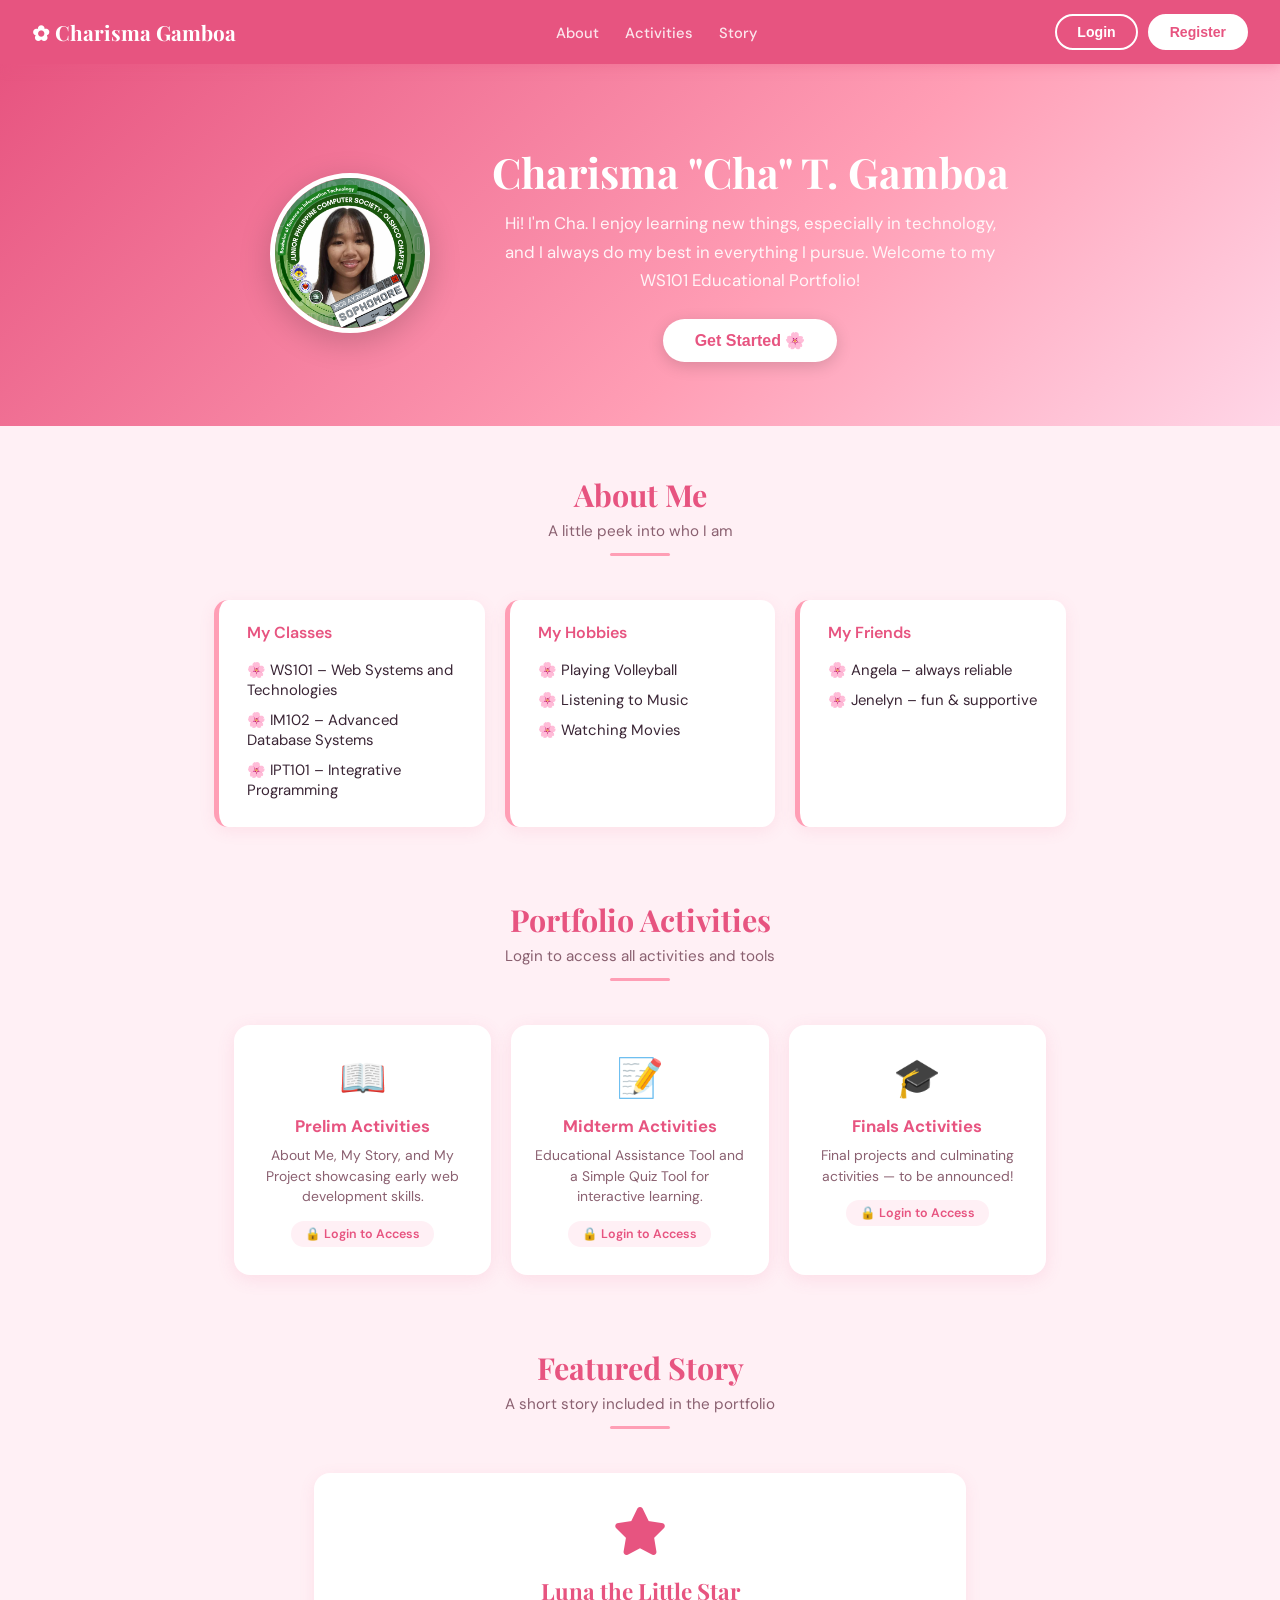
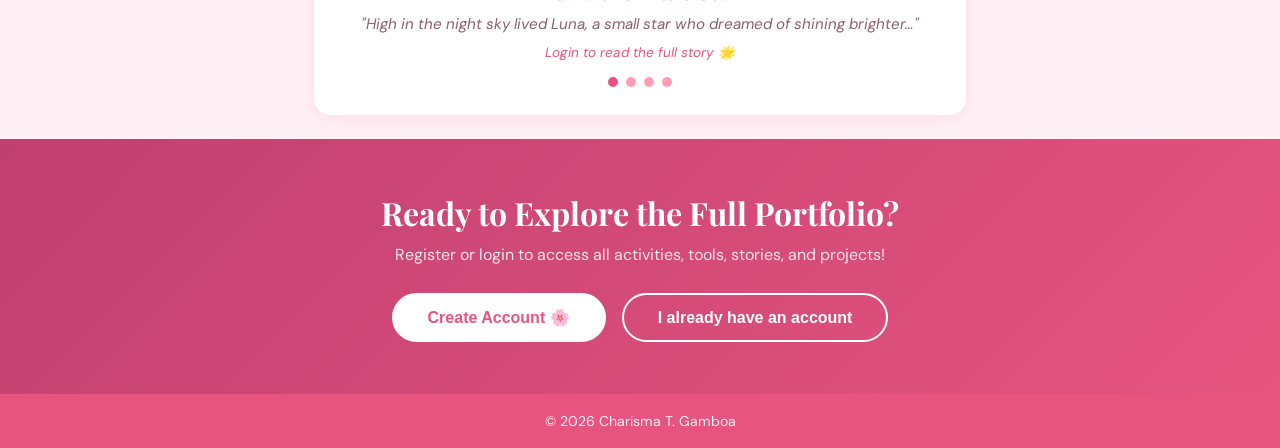
<file: index.html>
<!DOCTYPE html>
<html lang="en">
<head>
  <meta charset="UTF-8">
  <title>Portfolio | Charisma Gamboa</title>
  <meta name="viewport" content="width=device-width, initial-scale=1.0">
  <link rel="stylesheet" href="https://cdnjs.cloudflare.com/ajax/libs/font-awesome/6.4.0/css/all.min.css">
  <link href="https://fonts.googleapis.com/css2?family=Playfair+Display:ital,wght@0,400;0,700;1,400&family=DM+Sans:wght@300;400;500&display=swap" rel="stylesheet">
  <style>
    *,*::before,*::after{box-sizing:border-box;margin:0;padding:0}
    :root{--pink:#e75480;--pink-light:#ff9eb5;--pink-pale:#fff0f5;--pink-deep:#c04070;--white:#ffffff;--text:#3a2535;--muted:#8a6070}
    html{scroll-behavior:smooth}
    body{font-family:'DM Sans',sans-serif;background:var(--pink-pale);color:var(--text)}
    .topnav{position:sticky;top:0;z-index:100;background:var(--pink);display:flex;align-items:center;justify-content:space-between;padding:14px 32px;box-shadow:0 2px 12px rgba(231,84,128,.35)}
    .topnav .brand{font-family:'Playfair Display',serif;font-size:1.3rem;color:#fff;font-weight:700}
    .topnav .nav-links a{color:rgba(255,255,255,.85);text-decoration:none;margin-left:22px;font-size:.92rem;font-weight:500;transition:color .2s}
    .topnav .nav-links a:hover{color:#fff}
    .auth-btns{display:flex;gap:10px}
    .auth-btns button{padding:8px 20px;border-radius:20px;font-size:.88rem;font-weight:600;cursor:pointer;border:2px solid #fff;transition:all .2s}
    .btn-login{background:transparent;color:#fff}
    .btn-login:hover{background:#fff;color:var(--pink)}
    .btn-register{background:#fff;color:var(--pink)}
    .btn-register:hover{background:var(--pink-deep);color:#fff;border-color:var(--pink-deep)}
    .hero{background:linear-gradient(135deg,var(--pink) 0%,var(--pink-light) 60%,#ffd6e7 100%);padding:80px 32px 64px;display:flex;align-items:center;justify-content:center;gap:60px;flex-wrap:wrap;text-align:center;position:relative;overflow:hidden}
    .hero-photo{width:160px;height:160px;border-radius:50%;object-fit:cover;border:5px solid #fff;box-shadow:0 8px 32px rgba(0,0,0,.18);position:relative;z-index:1}
    .hero-text{position:relative;z-index:1;max-width:520px}
    .hero-text h1{font-family:'Playfair Display',serif;font-size:2.6rem;color:#fff;margin-bottom:10px}
    .hero-text p{font-size:1.05rem;color:rgba(255,255,255,.9);line-height:1.7;margin-bottom:24px}
    .hero-cta{display:inline-block;padding:12px 32px;background:#fff;color:var(--pink);border-radius:30px;font-weight:700;font-size:1rem;text-decoration:none;cursor:pointer;border:none;box-shadow:0 4px 16px rgba(0,0,0,.15);transition:transform .2s,box-shadow .2s}
    .hero-cta:hover{transform:translateY(-2px);box-shadow:0 8px 24px rgba(0,0,0,.2)}
    .section-label{text-align:center;padding:48px 20px 8px}
    .section-label h2{font-family:'Playfair Display',serif;font-size:1.9rem;color:var(--pink)}
    .section-label p{color:var(--muted);margin-top:6px;font-size:.95rem}
    .divider{width:60px;height:3px;background:var(--pink-light);border-radius:4px;margin:12px auto 36px}
    .about-grid{display:flex;flex-wrap:wrap;gap:20px;max-width:900px;margin:0 auto 24px;padding:0 24px;justify-content:center}
    .info-card{background:#fff;border-radius:14px;padding:22px 28px;flex:1 1 250px;max-width:340px;border-left:5px solid var(--pink-light);box-shadow:0 4px 16px rgba(231,84,128,.10)}
    .info-card h3{color:var(--pink);margin-bottom:12px;font-size:1rem;font-weight:600}
    .info-card ul{list-style:none}
    .info-card ul li{padding:5px 0;font-size:.93rem;color:var(--text)}
    .info-card ul li::before{content:'🌸 '}
    .cards-row{display:flex;flex-wrap:wrap;gap:20px;max-width:860px;margin:0 auto 24px;padding:0 24px;justify-content:center}
    .act-card{background:#fff;border-radius:16px;padding:28px 24px;flex:1 1 220px;max-width:260px;text-align:center;box-shadow:0 4px 18px rgba(231,84,128,.12);transition:transform .25s,box-shadow .25s}
    .act-card:hover{transform:translateY(-4px);box-shadow:0 10px 28px rgba(231,84,128,.2)}
    .act-card .act-icon{font-size:2.4rem;margin-bottom:12px}
    .act-card h3{color:var(--pink);font-size:1.05rem;margin-bottom:8px}
    .act-card p{font-size:.87rem;color:var(--muted);line-height:1.5}
    .act-card .lock-badge{display:inline-block;margin-top:14px;padding:5px 14px;border-radius:20px;font-size:.78rem;font-weight:600;background:var(--pink-pale);color:var(--pink)}
    .story-preview-wrap{max-width:700px;margin:0 auto 24px;padding:0 24px}
    .story-strip{background:#fff;border-radius:16px;padding:28px 32px;box-shadow:0 4px 16px rgba(231,84,128,.1);text-align:center}
    .story-strip .story-icon{font-size:3rem;color:var(--pink);margin-bottom:12px}
    .story-strip h3{font-family:'Playfair Display',serif;font-size:1.4rem;color:var(--pink);margin-bottom:8px}
    .story-strip p{color:var(--muted);font-size:.95rem;font-style:italic}
    .story-dots{display:flex;justify-content:center;gap:8px;margin-top:16px}
    .story-dots span{width:10px;height:10px;border-radius:50%;background:var(--pink-light);display:inline-block}
    .story-dots span:first-child{background:var(--pink)}
    .cta-banner{background:linear-gradient(135deg,var(--pink-deep),var(--pink));padding:52px 24px;text-align:center;margin-top:16px}
    .cta-banner h2{font-family:'Playfair Display',serif;font-size:2rem;color:#fff;margin-bottom:10px}
    .cta-banner p{color:rgba(255,255,255,.85);margin-bottom:28px;font-size:1rem}
    .cta-btns{display:flex;gap:16px;justify-content:center;flex-wrap:wrap}
    .cta-btns button{padding:13px 34px;border-radius:30px;font-size:1rem;font-weight:700;cursor:pointer;transition:all .2s;border:2px solid #fff}
    .cta-primary{background:#fff;color:var(--pink)}
    .cta-primary:hover{background:var(--pink-pale)}
    .cta-secondary{background:transparent;color:#fff}
    .cta-secondary:hover{background:rgba(255,255,255,.15)}
    footer{background:var(--pink);color:rgba(255,255,255,.9);text-align:center;padding:18px;font-size:.88rem}
    /* MODAL */
    .modal-overlay{display:none;position:fixed;inset:0;z-index:200;background:rgba(58,37,53,.55);backdrop-filter:blur(4px);align-items:center;justify-content:center}
    .modal-overlay.active{display:flex}
    .modal-box{background:#fff;border-radius:20px;padding:36px 32px;width:100%;max-width:420px;box-shadow:0 20px 60px rgba(0,0,0,.25);border-top:6px solid var(--pink-light);position:relative;animation:popIn .3s ease}
    @keyframes popIn{from{transform:scale(.92) translateY(20px);opacity:0}to{transform:scale(1) translateY(0);opacity:1}}
    .modal-close{position:absolute;top:14px;right:18px;font-size:1.4rem;color:var(--muted);cursor:pointer;background:none;border:none;line-height:1}
    .modal-close:hover{color:var(--pink)}
    .modal-tabs{display:flex;margin-bottom:28px;border-radius:10px;overflow:hidden;border:2px solid var(--pink-light)}
    .modal-tab{flex:1;padding:10px;text-align:center;cursor:pointer;font-weight:600;font-size:.93rem;background:#fff;color:var(--muted);border:none;transition:all .2s}
    .modal-tab.active{background:var(--pink);color:#fff}
    .modal-form{display:none}
    .modal-form.active{display:block}
    .modal-form h2{font-family:'Playfair Display',serif;text-align:center;color:var(--pink);font-size:1.5rem;margin-bottom:20px}
    .modal-form label{display:block;font-weight:500;margin-top:14px;font-size:.9rem;color:var(--text)}
    .modal-form input{width:100%;padding:11px 14px;margin-top:6px;border:2px solid #ffccd9;border-radius:10px;font-size:.95rem;outline:none;transition:border-color .2s;font-family:inherit}
    .modal-form input:focus{border-color:var(--pink)}
    .modal-form .submit-btn{width:100%;margin-top:22px;padding:13px;background:var(--pink);color:#fff;border:none;border-radius:25px;font-size:1rem;font-weight:700;cursor:pointer;transition:background .2s;font-family:inherit}
    .modal-form .submit-btn:hover{background:var(--pink-deep)}
    .modal-form .switch-link{text-align:center;margin-top:14px;font-size:.87rem;color:var(--muted)}
    .modal-form .switch-link a{color:var(--pink);font-weight:600;cursor:pointer}
    #otpSection{display:none}
    #otpSection h2{font-family:'Playfair Display',serif;color:var(--pink);font-size:1.4rem;text-align:center;margin-bottom:8px}
    #otpSection p{text-align:center;color:var(--muted);font-size:.9rem;margin-bottom:16px}
    #otpMessage{background:#fff0f5;border:2px dashed var(--pink-light);border-radius:10px;padding:12px;text-align:center;font-weight:700;color:var(--pink);margin-bottom:16px;font-size:1.1rem}
    .google-divider{display:flex;align-items:center;gap:10px;margin:18px 0}
    .google-divider hr{flex:1;border:none;border-top:1px solid #f0c0ce}
    .google-divider span{color:var(--muted);font-size:.82rem}
    .google-btn{width:100%;padding:11px;border-radius:25px;border:2px solid #ddd;background:#fff;font-size:.93rem;font-weight:600;cursor:pointer;display:flex;align-items:center;justify-content:center;gap:10px;color:#555;transition:background .2s;font-family:inherit}
    .google-btn:hover{background:#f9f9f9}
    .otp-input{width:100%;padding:11px 14px;margin-top:6px;border:2px solid #ffccd9;border-radius:10px;font-size:.95rem;outline:none;transition:border-color .2s;font-family:inherit}
    .otp-input:focus{border-color:var(--pink)}
    .otp-submit{width:100%;margin-top:22px;padding:13px;background:var(--pink);color:#fff;border:none;border-radius:25px;font-size:1rem;font-weight:700;cursor:pointer;transition:background .2s;font-family:inherit}
    .otp-submit:hover{background:var(--pink-deep)}
  </style>
</head>
<body>

<nav class="topnav">
  <div class="brand">✿ Charisma Gamboa</div>
  <div class="nav-links">
    <a href="#about-preview">About</a>
    <a href="#activities-preview">Activities</a>
    <a href="#story-preview">Story</a>
  </div>
  <div class="auth-btns">
    <button class="btn-login" onclick="openModal('login')">Login</button>
    <button class="btn-register" onclick="openModal('register')">Register</button>
  </div>
</nav>

<section class="hero">
  <img src="myphoto.jpg" alt="Charisma Gamboa" class="hero-photo" onerror="this.style.display='none'">
  <div class="hero-text">
    <h1>Charisma "Cha" T. Gamboa</h1>
    <p>Hi! I'm Cha. I enjoy learning new things, especially in technology, and I always do my best in everything I pursue. Welcome to my WS101 Educational Portfolio!</p>
    <button class="hero-cta" onclick="openModal('register')">Get Started 🌸</button>
  </div>
</section>

<div id="about-preview">
  <div class="section-label">
    <h2>About Me</h2>
    <p>A little peek into who I am</p>
    <div class="divider"></div>
  </div>
  <div class="about-grid">
    <div class="info-card">
      <h3>My Classes</h3>
      <ul>
        <li>WS101 – Web Systems and Technologies</li>
        <li>IM102 – Advanced Database Systems</li>
        <li>IPT101 – Integrative Programming</li>
      </ul>
    </div>
    <div class="info-card">
      <h3>My Hobbies</h3>
      <ul>
        <li>Playing Volleyball</li>
        <li>Listening to Music</li>
        <li>Watching Movies</li>
      </ul>
    </div>
    <div class="info-card">
      <h3>My Friends</h3>
      <ul>
        <li>Angela – always reliable</li>
        <li>Jenelyn – fun &amp; supportive</li>
      </ul>
    </div>
  </div>
</div>

<div id="activities-preview">
  <div class="section-label">
    <h2>Portfolio Activities</h2>
    <p>Login to access all activities and tools</p>
    <div class="divider"></div>
  </div>
  <div class="cards-row">
    <div class="act-card">
      <div class="act-icon">📖</div>
      <h3>Prelim Activities</h3>
      <p>About Me, My Story, and My Project showcasing early web development skills.</p>
      <span class="lock-badge">🔒 Login to Access</span>
    </div>
    <div class="act-card">
      <div class="act-icon">📝</div>
      <h3>Midterm Activities</h3>
      <p>Educational Assistance Tool and a Simple Quiz Tool for interactive learning.</p>
      <span class="lock-badge">🔒 Login to Access</span>
    </div>
    <div class="act-card">
      <div class="act-icon">🎓</div>
      <h3>Finals Activities</h3>
      <p>Final projects and culminating activities — to be announced!</p>
      <span class="lock-badge">🔒 Login to Access</span>
    </div>
  </div>
</div>

<div id="story-preview">
  <div class="section-label">
    <h2>Featured Story</h2>
    <p>A short story included in the portfolio</p>
    <div class="divider"></div>
  </div>
  <div class="story-preview-wrap">
    <div class="story-strip">
      <div class="story-icon"><i class="fas fa-star"></i></div>
      <h3>Luna the Little Star</h3>
      <p>"High in the night sky lived Luna, a small star who dreamed of shining brighter…"</p>
      <p style="margin-top:10px;color:var(--pink);font-size:.85rem;">Login to read the full story 🌟</p>
      <div class="story-dots">
        <span></span><span></span><span></span><span></span>
      </div>
    </div>
  </div>
</div>

<div class="cta-banner">
  <h2>Ready to Explore the Full Portfolio?</h2>
  <p>Register or login to access all activities, tools, stories, and projects!</p>
  <div class="cta-btns">
    <button class="cta-primary" onclick="openModal('register')">Create Account 🌸</button>
    <button class="cta-secondary" onclick="openModal('login')">I already have an account</button>
  </div>
</div>

<footer>© 2026 Charisma T. Gamboa</footer>

<!-- MODAL -->
<div class="modal-overlay" id="modalOverlay" onclick="closeIfOutside(event)">
  <div class="modal-box" id="modalBox">
    <button class="modal-close" onclick="closeModal()">✕</button>

    <div id="authForms">
      <div class="modal-tabs">
        <button class="modal-tab active" id="tabLogin" onclick="switchTab('login')">Login</button>
        <button class="modal-tab" id="tabRegister" onclick="switchTab('register')">Register</button>
      </div>

      <div class="modal-form active" id="formLogin">
        <h2>Welcome Back 💕</h2>
        <label>Username</label>
        <input type="text" id="loginUsername" placeholder="Enter your username">
        <label>Password</label>
        <input type="password" id="loginPassword" placeholder="Enter your password">
        <button class="submit-btn" onclick="checkLogin()">Login</button>
        <div class="google-divider"><hr><span>or</span><hr></div>
        <button class="google-btn" onclick="googleLogin()">
          <svg width="18" height="18" viewBox="0 0 48 48"><path fill="#EA4335" d="M24 9.5c3.54 0 6.71 1.22 9.21 3.6l6.85-6.85C35.9 2.38 30.47 0 24 0 14.62 0 6.51 5.38 2.56 13.22l7.98 6.19C12.43 13.72 17.74 9.5 24 9.5z"/><path fill="#4285F4" d="M46.98 24.55c0-1.57-.15-3.09-.38-4.55H24v9.02h12.94c-.58 2.96-2.26 5.48-4.78 7.18l7.73 6c4.51-4.18 7.09-10.36 7.09-17.65z"/><path fill="#FBBC05" d="M10.53 28.59c-.48-1.45-.76-2.99-.76-4.59s.27-3.14.76-4.59l-7.98-6.19C.92 16.46 0 20.12 0 24c0 3.88.92 7.54 2.56 10.78l7.97-6.19z"/><path fill="#34A853" d="M24 48c6.48 0 11.93-2.13 15.89-5.81l-7.73-6c-2.18 1.48-4.97 2.36-8.16 2.36-6.26 0-11.57-4.22-13.47-9.91l-7.98 6.19C6.51 42.62 14.62 48 24 48z"/></svg>
          Sign in with Google
        </button>
        <p class="switch-link">Don't have an account? <a onclick="switchTab('register')">Register here</a></p>
      </div>

      <div class="modal-form" id="formRegister">
        <h2>Create Account 💖</h2>
        <label>Email</label>
        <input type="email" id="regEmail" placeholder="your@email.com">
        <label>Username</label>
        <input type="text" id="regUsername" placeholder="Choose a username">
        <label>Password</label>
        <input type="password" id="regPassword" placeholder="Choose a password">
        <button class="submit-btn" onclick="saveUser()">Register</button>
        <p class="switch-link">Already have an account? <a onclick="switchTab('login')">Login here</a></p>
      </div>
    </div>

    <div id="otpSection">
      <h2>Verify OTP 🔑</h2>
      <p>Enter the one-time password shown below</p>
      <div id="otpMessage"></div>
      <label style="display:block;font-weight:500;margin-top:14px;font-size:.9rem;">One-Time Password</label>
      <input type="text" class="otp-input" id="otpInput" placeholder="Enter 6-digit OTP">
      <button class="otp-submit" onclick="verifyOtp()">Verify &amp; Enter</button>
    </div>
  </div>
</div>

<script>
  let currentOtp = "";

  function openModal(tab) {
    document.getElementById('modalOverlay').classList.add('active');
    document.getElementById('authForms').style.display = '';
    document.getElementById('otpSection').style.display = 'none';
    switchTab(tab);
  }

  function closeModal() {
    document.getElementById('modalOverlay').classList.remove('active');
  }

  function closeIfOutside(e) {
    if (e.target === document.getElementById('modalOverlay')) closeModal();
  }

  function switchTab(tab) {
    document.getElementById('formLogin').classList.toggle('active', tab === 'login');
    document.getElementById('formRegister').classList.toggle('active', tab === 'register');
    document.getElementById('tabLogin').classList.toggle('active', tab === 'login');
    document.getElementById('tabRegister').classList.toggle('active', tab === 'register');
  }

  function saveUser() {
    var email = document.getElementById('regEmail').value.trim();
    var username = document.getElementById('regUsername').value.trim();
    var password = document.getElementById('regPassword').value.trim();
    if (!email || !username || !password) { alert('Please fill in all fields.'); return; }
    localStorage.setItem('registeredEmail', email);
    localStorage.setItem('registeredUsername', username);
    localStorage.setItem('registeredPassword', password);
    alert('Registration successful! You can now login.');
    switchTab('login');
  }

  function checkLogin() {
    var username = document.getElementById('loginUsername').value.trim();
    var password = document.getElementById('loginPassword').value.trim();
    var regUser = localStorage.getItem('registeredUsername');
    var regPass = localStorage.getItem('registeredPassword');
    if (username === regUser && password === regPass) {
      showOtp('Your OTP code is: ');
    } else {
      alert('Invalid username or password. Please try again.');
    }
  }

  function googleLogin() {
    showOtp('Google sign-in OTP: ');
  }

  function showOtp(prefix) {
    currentOtp = Math.floor(100000 + Math.random() * 900000).toString();
    document.getElementById('authForms').style.display = 'none';
    document.getElementById('otpSection').style.display = 'block';
    document.getElementById('otpMessage').innerText = prefix + currentOtp;
    document.getElementById('otpInput').value = '';
  }

  function verifyOtp() {
    var entered = document.getElementById('otpInput').value.trim();
    if (entered === currentOtp) {
      alert('Login successful! Welcome, Cha!');
      window.location.href = 'home.html';
    } else {
      alert('Invalid OTP. Please try again.');
    }
  }
</script>

</body>
</html>
</file>
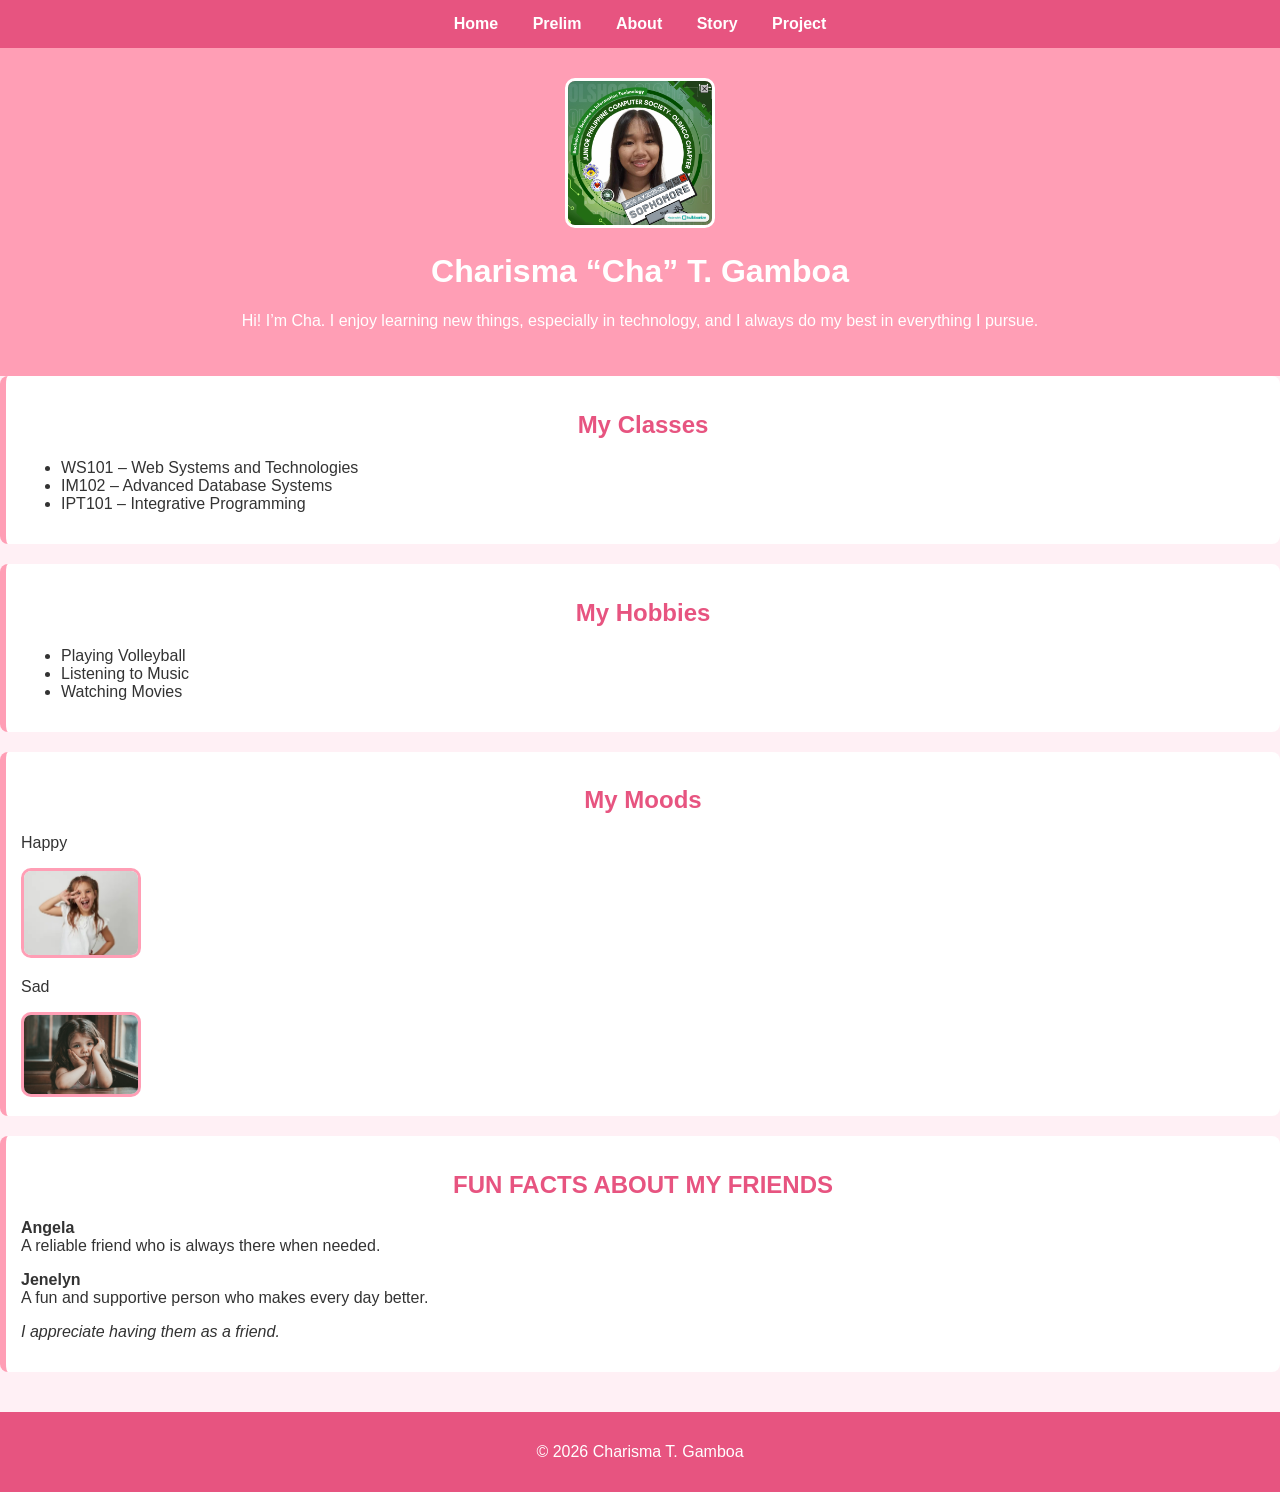
<file: about.html>
<!DOCTYPE html>
<html lang="en">
<head>
  <meta charset="UTF-8">
  <title>About Me | Charisma Gamboa</title>
  <meta name="viewport" content="width=device-width, initial-scale=1.0">
  <link rel="stylesheet" href="style.css">
</head>

<body>

<nav>
  <a href="home.html">Home</a>
  <a href="prelim.html">Prelim</a>
  <a href="about.html">About</a>
  <a href="story.html">Story</a>
  <a href="project.html">Project</a>
</nav>

<header>
  <img src="myphoto.jpg" alt="Charisma Gamboa">
  <h1>Charisma “Cha” T. Gamboa</h1>

  <p>
    Hi! I’m Cha. I enjoy learning new things, especially in technology,
    and I always do my best in everything I pursue.
  </p>
</header>

<section>
  <h2>My Classes</h2>
  <ul>
    <li>WS101 – Web Systems and Technologies</li>
    <li>IM102 – Advanced Database Systems</li>
    <li>IPT101 – Integrative Programming</li>
  </ul>
</section>

<section>
  <h2>My Hobbies</h2>
  <ul>
    <li>Playing Volleyball</li>
    <li>Listening to Music</li>
    <li>Watching Movies</li>
  </ul>
</section>

<section>
  <h2>My Moods</h2>
  <p>Happy</p>
  <img src="happy.png" class="mood">
  <p>Sad</p>
  <img src="sad.png" class="mood">
</section>

<section>
  <h2>FUN FACTS ABOUT MY FRIENDS</h2>

    <p><b>Angela</b><br>
    A reliable friend who is always there when needed.</p>

    <p><b>Jenelyn</b><br>
    A fun and supportive person who makes every day better.<br></p>
    
    <p>
    <i>I appreciate having them as a friend.</i>
    </p>
</section>
</main>

<footer>
  <p>© 2026 Charisma T. Gamboa</p>
</footer>

</body>
</html>
</file>
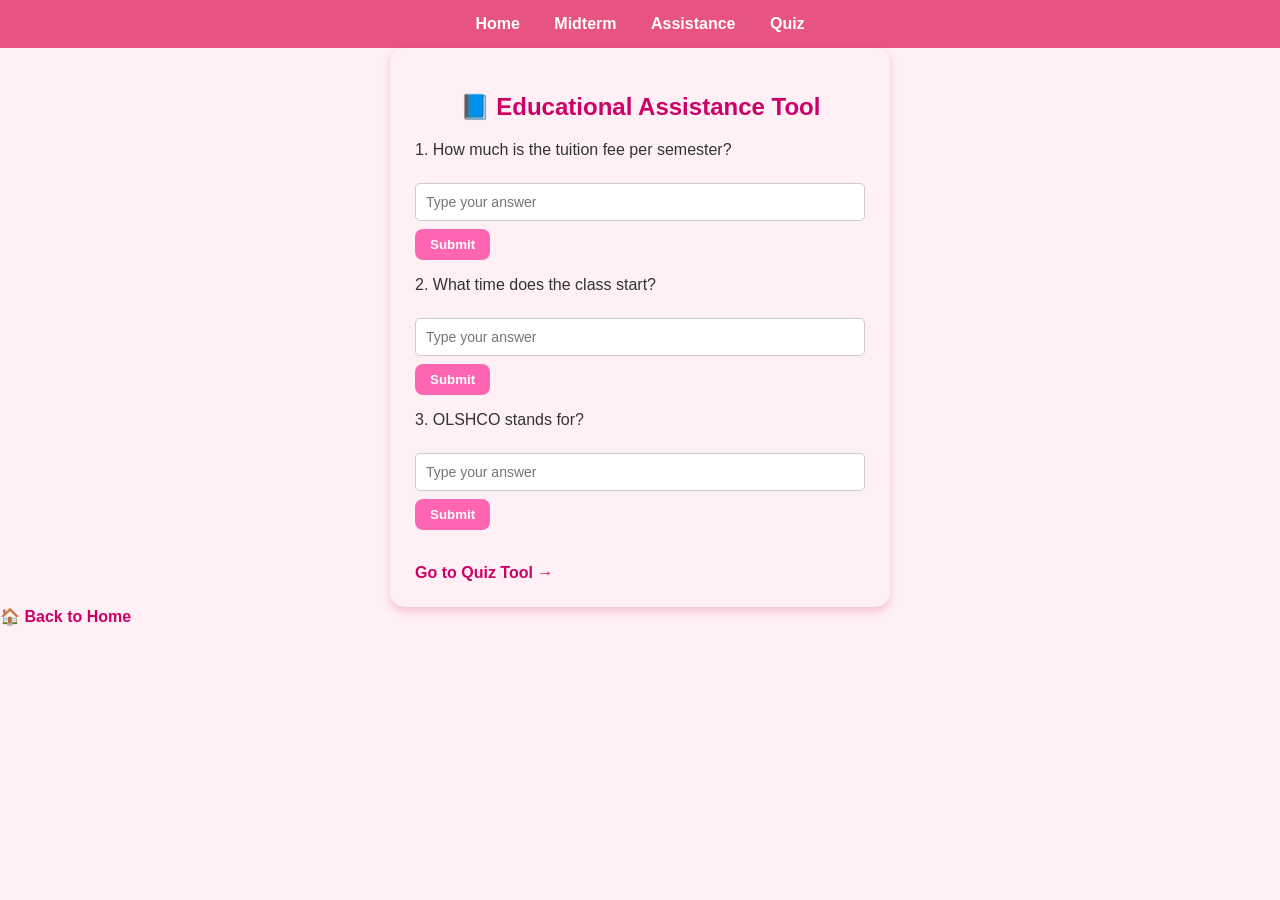
<file: assistance.html>
<!DOCTYPE html>
<html>
<head>
    <title>Educational Assistance Tool</title>
    <link rel="stylesheet" href="style.css">
</head>
<body>

  <nav>
  <a href="home.html">Home</a>
  <a href="midterm.html">Midterm</a>
  <a href="assistance.html">Assistance</a>
  <a href="quiz.html">Quiz</a>
</nav>

<div class="container">
    <h2>📘 Educational Assistance Tool</h2>

    <p>1. How much is the tuition fee per semester?</p>
    <input type="text" id="q1Input" placeholder="Type your answer">
    <button onclick="checkAnswer(1)">Submit</button>
    <p id="feedback1"></p>

    <p>2. What time does the class start?</p>
    <input type="text" id="q2Input" placeholder="Type your answer">
    <button onclick="checkAnswer(2)">Submit</button>
    <p id="feedback2"></p>

    <p>3. OLSHCO stands for?</p>
    <input type="text" id="q3Input" placeholder="Type your answer">
    <button onclick="checkAnswer(3)">Submit</button>
    <p id="feedback3"></p>

    <p id="progress"></p>

    <br>
    <a href="quiz.html">Go to Quiz Tool →</a>
</div>

<a href="home.html">🏠 Back to Home</a>
<br><br>

<script src="script.js"></script>
</body>
</html>
</file>
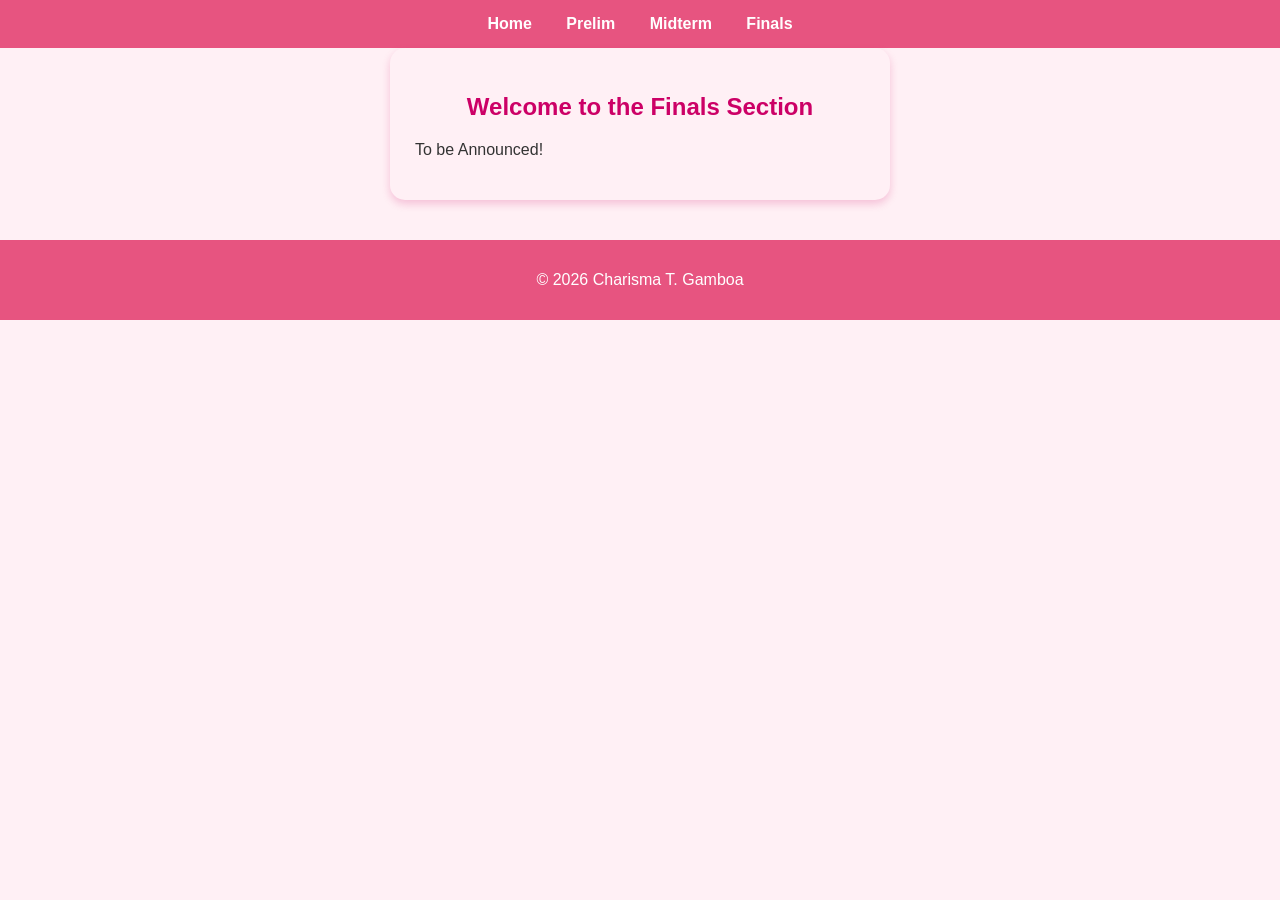
<file: finals.html>
<!DOCTYPE html>
<html lang="en">
<head>
  <meta charset="UTF-8">
  <title>Prelim | Charisma Gamboa</title>
  <meta name="viewport" content="width=device-width, initial-scale=1.0">

  <link rel="stylesheet" href="style.css">
  <link rel="stylesheet" href="https://cdnjs.cloudflare.com/ajax/libs/font-awesome/6.4.0/css/all.min.css">
</head>

<body>

<nav>
  <a href="home.html">Home</a>
  <a href="prelim.html">Prelim</a>
  <a href="midterm.html">Midterm</a>
  <a href="finals.html">Finals</a>
</nav>

<div class="container">
  <h2>Welcome to the Finals Section</h2>
  
  <p>To be Announced!</p>

</div>

<footer>
 <p>© 2026 Charisma T. Gamboa</p>
</footer>

</body>
</html>
</file>
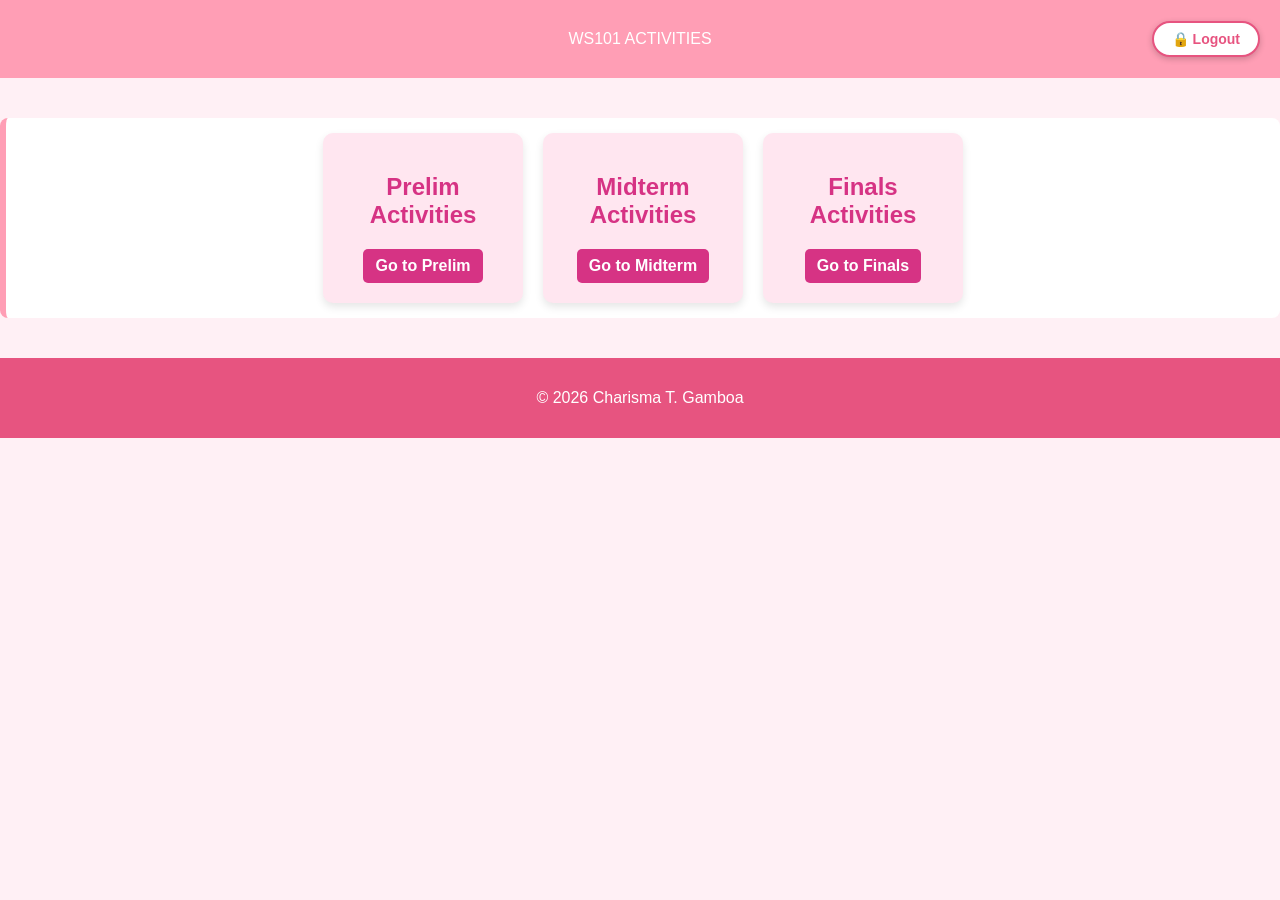
<file: home.html>
<!DOCTYPE html>
<html lang="en">
<head>
  <meta charset="UTF-8">
  <title>Home | Charisma Gamboa</title>
  <meta name="viewport" content="width=device-width, initial-scale=1.0">
  <link rel="stylesheet" href="style.css">
</head>
   <header style="position: relative; text-align: center; background: #ff9eb5; padding: 30px; color: white;">
    WS101 ACTIVITIES
    <button onclick="if(confirm('Are you sure you want to logout?')) window.location.href='index.html';" style="position: absolute; top: 50%; right: 20px; transform: translateY(-50%); background: white; color: #e75480; padding: 8px 18px; border-radius: 20px; font-weight: bold; font-size: 14px; border: 2px solid #e75480; cursor: pointer; box-shadow: 0 2px 6px rgba(0,0,0,0.2);">🔒 Logout</button>
   </header>
  <body>
  
<section class="exam-cards">
  <div class="card">
    <h2>Prelim Activities</h2>
    <a href="prelim.html" class="btn">Go to Prelim</a>
  </div>

  <div class="card">
    <h2>Midterm Activities</h2>
    <a href="midterm.html" class="btn">Go to Midterm</a>
  </div>

  <div class="card">
    <h2>Finals Activities</h2>
    <a href="finals.html" class="btn">Go to Finals</a>
  </div>
</section>

<footer>
  <p>© 2026 Charisma T. Gamboa</p>
</footer>

</body>
</html>
</file>
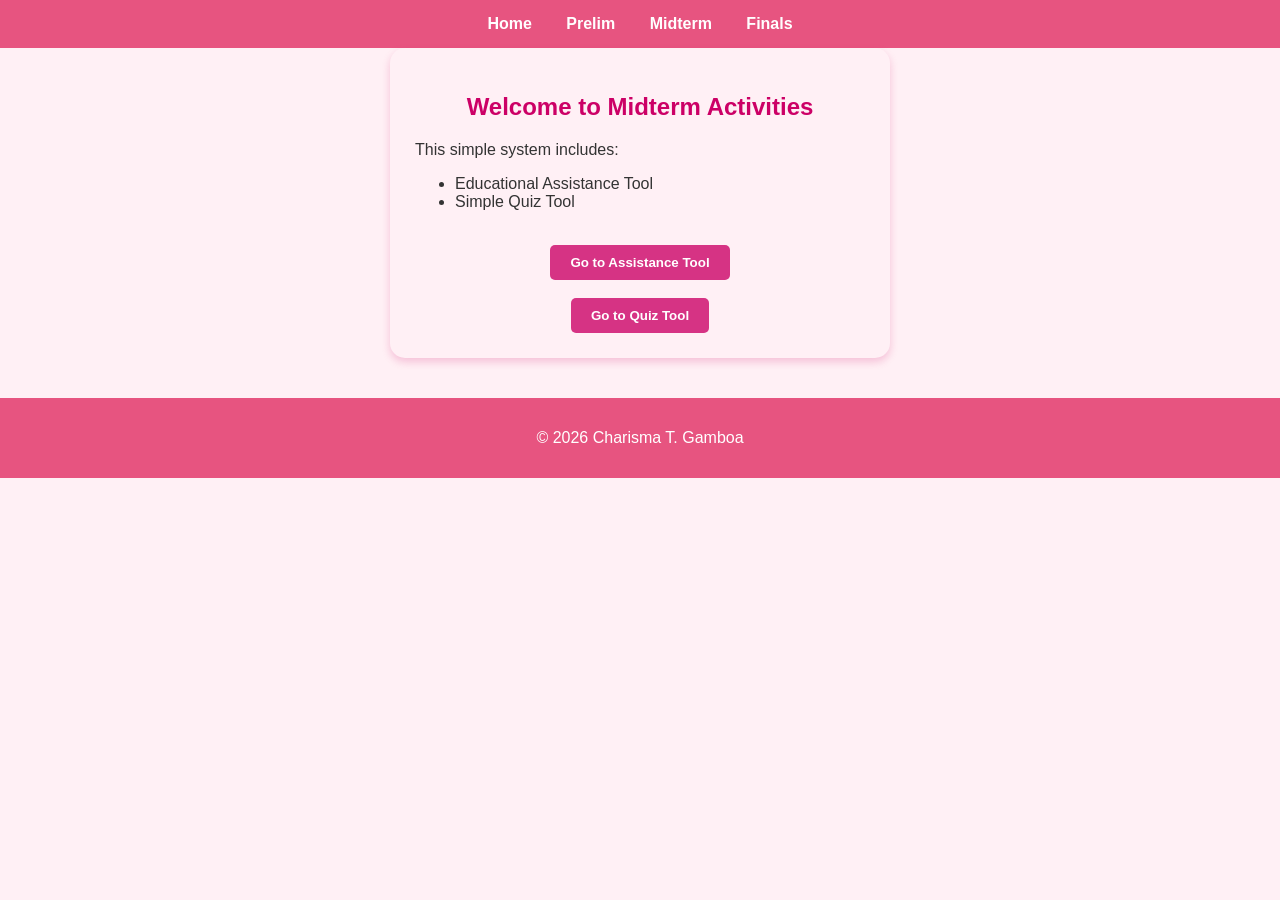
<file: midterm.html>
<!DOCTYPE html>
<html lang="en">
<head>
    <meta charset="UTF-8">
    <title>Midterm | Educational System</title>
    <meta name="viewport" content="width=device-width, initial-scale=1.0">

    <link rel="stylesheet" href="style.css">
</head>
<body>
<nav>
  <a href="home.html">Home</a>
  <a href="prelim.html">Prelim</a>
  <a href="midterm.html">Midterm</a>
  <a href="finals.html">Finals</a>
</nav>

<div class="container">
    <h2>Welcome to Midterm Activities</h2>

<p>This simple system includes:</p>

    <ul>
        <li> Educational Assistance Tool</li>
        <li> Simple Quiz Tool</li>
    </ul>

    <br>
    <center>
      <a href="assistance.html">
          <button class="pink-btn">Go to Assistance Tool</button>
      </a>

      <br><br>

      <a href="quiz.html">
          <button class="pink-btn">Go to Quiz Tool</button>
      </a>
    </center>
</div>

<footer>
 <p>© 2026 Charisma T. Gamboa</p>
</footer>

</body>
</html>
</file>
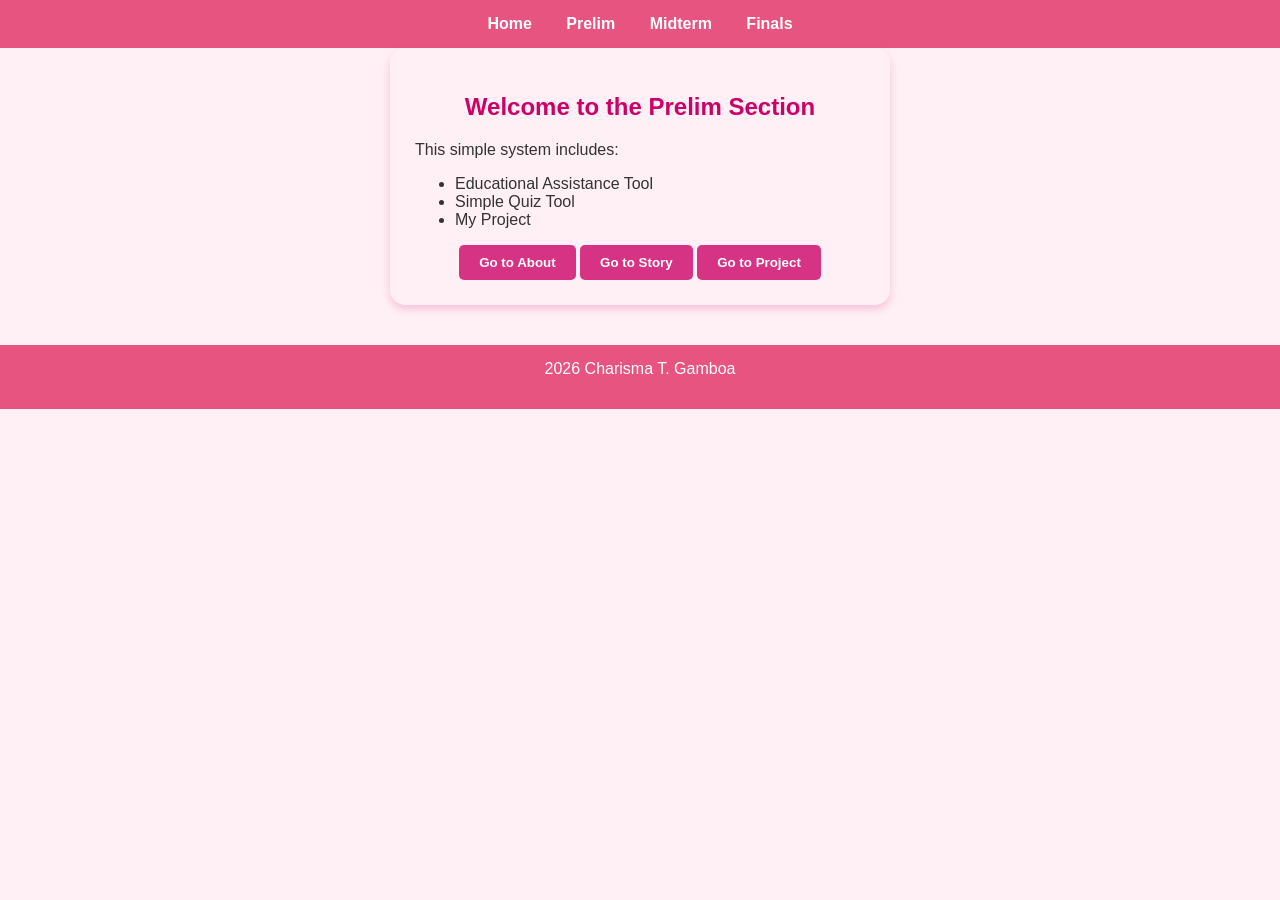
<file: prelim.html>
<!DOCTYPE html>
<html lang="en">
<head>
  <meta charset="UTF-8">
  <title>Prelim | Charisma Gamboa</title>
  <meta name="viewport" content="width=device-width, initial-scale=1.0">

  <link rel="stylesheet" href="style.css">
  <link rel="stylesheet" href="https://cdnjs.cloudflare.com/ajax/libs/font-awesome/6.4.0/css/all.min.css">
</head>

<body>

<nav>
  <a href="home.html">Home</a>
  <a href="prelim.html">Prelim</a>
  <a href="midterm.html">Midterm</a>
  <a href="finals.html">Finals</a>
</nav>

<div class="container">
  <h2>Welcome to the Prelim Section</h2>
  
  <p>This simple system includes:</p>

    <ul>
        <li> Educational Assistance Tool</li>
        <li> Simple Quiz Tool</li>
        <li> My Project</li>
    </ul>
<center>
<button class="pink-btn" onclick="location.href='about.html'">Go to About</button>
<button class="pink-btn" onclick="location.href='story.html'">Go to Story</button>
<button class="pink-btn" onclick="location.href='project.html'">Go to Project</button>

</center>
</div>

<footer>
 <p<div></div>2026 Charisma T. Gamboa</p>
</footer>


</body>
</html>
</file>
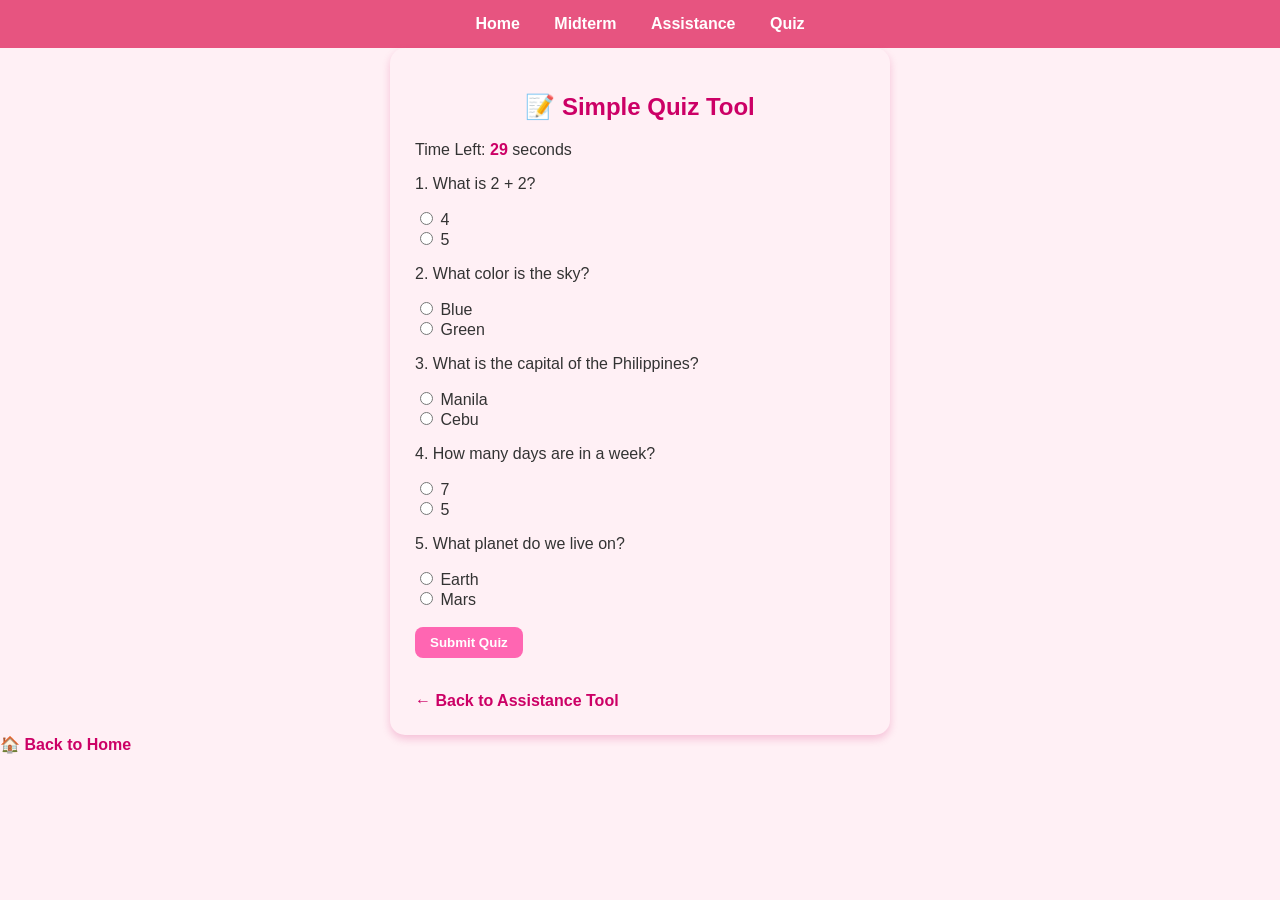
<file: quiz.html>
<!DOCTYPE html>
<html>
<head>
    <title>Simple Quiz Tool</title>
    <link rel="stylesheet" href="style.css">
</head>
<body>

<nav>
  <a href="home.html">Home</a>
  <a href="midterm.html">Midterm</a>
  <a href="assistance.html">Assistance</a>
  <a href="quiz.html">Quiz</a>
</nav>

<div class="container">
    <h2>📝 Simple Quiz Tool</h2>

    <p>Time Left: <span id="timer">30</span> seconds</p>

    <form id="quizForm">

        <p>1. What is 2 + 2?</p>
        <input type="radio" name="q1" value="4"> 4<br>
        <input type="radio" name="q1" value="5"> 5<br>

        <p>2. What color is the sky?</p>
        <input type="radio" name="q2" value="Blue"> Blue<br>
        <input type="radio" name="q2" value="Green"> Green<br>

        <p>3. What is the capital of the Philippines?</p>
        <input type="radio" name="q3" value="Manila"> Manila<br>
        <input type="radio" name="q3" value="Cebu"> Cebu<br>

        <p>4. How many days are in a week?</p>
        <input type="radio" name="q4" value="7"> 7<br>
        <input type="radio" name="q4" value="5"> 5<br>

        <p>5. What planet do we live on?</p>
        <input type="radio" name="q5" value="Earth"> Earth<br>
        <input type="radio" name="q5" value="Mars"> Mars<br><br>

        <button type="button" onclick="submitQuiz()">Submit Quiz</button>
    </form>

    <p id="result"></p>

    <br>
    <a href="assistance.html">← Back to Assistance Tool</a>
</div>

<a href="home.html">🏠 Back to Home</a>
<br><br>

<script src="script.js"></script>
</body>
</html>
</file>
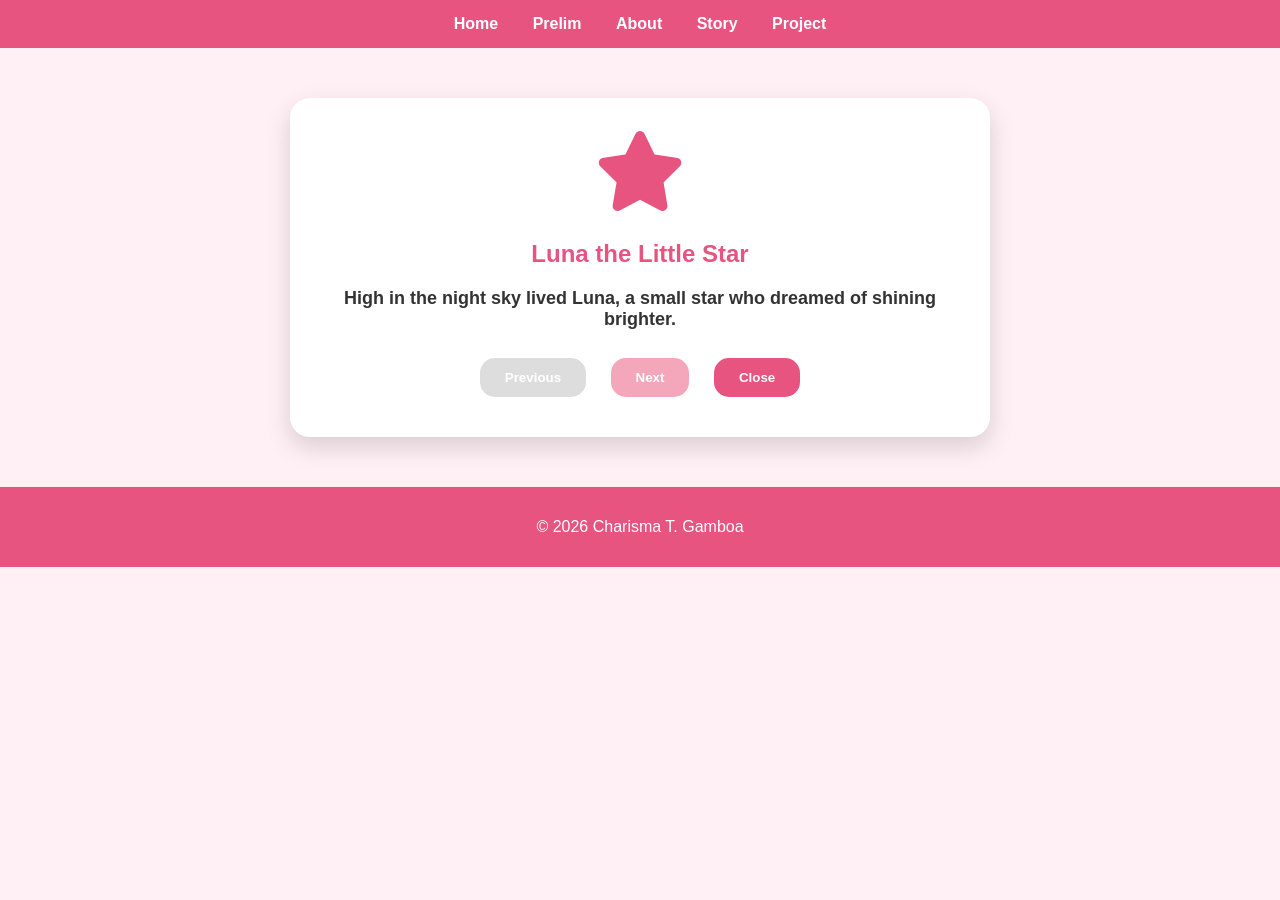
<file: story.html>
<!DOCTYPE html>
<html lang="en">
<head>
  <meta charset="UTF-8">
  <title>Story | Charisma Gamboa</title>
  <meta name="viewport" content="width=device-width, initial-scale=1.0">

  <link rel="stylesheet" href="style.css">
  <link rel="stylesheet" href="https://cdnjs.cloudflare.com/ajax/libs/font-awesome/6.4.0/css/all.min.css">
</head>

<body>

<nav>
  <a href="home.html">Home</a>
  <a href="prelim.html">Prelim</a>
  <a href="about.html">About</a>
  <a href="story.html">Story</a>
  <a href="project.html">Project</a>
</nav>

<div class="story-box">
  <div class="icon" id="icon"></div>
  <h2 id="title"></h2>
  <p id="text"></p>

<button class="prev" onclick="prev()">Previous</button>
<button class="next" onclick="next()">Next</button>
<button class="close" onclick="closeStory()">Close</button>

  
</div>

<footer>
  <p>© 2026 Charisma T. Gamboa</p>
</footer>

<script>
  const story = [
    { icon: "fa-star", 
    title: "Luna the Little Star",
    text: "High in the night sky lived Luna, a small star who dreamed of shining brighter." },
    { icon: "fa-moon", 
    title: "Feeling Small",
    text: "Luna often compared herself to brighter stars and felt she was not enough." },
    { icon: "fa-lightbulb", 
    title: "New Understanding",
    text: "Luna realized her gentle light helped guide people safely through the night." },
    { icon: "fa-heart", 
    title: "Shining with Purpose",
    text: "Luna learned that every light has a purpose, no matter how small." }
  ];

  let i = 0;

  function show() {
    document.getElementById("icon").innerHTML = `<i class="fas ${story[i].icon}"></i>`;
    document.getElementById("title").innerText = story[i].title;
    document.getElementById("text").innerText = story[i].text;
  }

  function next() {
    if (i < story.length - 1) {
      i++;
      show();
    } else {
      alert("End of the story 💖");
    }
  }
 
  function closeStory() {
  window.location.href = "home.html";
}


  function prev() {
    if (i > 0) {
      i--;
      show();
    }
  }

  show();
</script>

</body>
</html>
</file>
<file: style.css>
* {
  box-sizing: border-box;
  font-family: Arial, sans-serif;
}

body {
  margin: 0;
  background: #fff0f5;
  color: #333;
}

nav {
  background: #e75480;
  padding: 15px;
  text-align: center;
}

nav a {
  color: white;
  text-decoration: none;
  margin: 0 15px;
  font-weight: bold;
}

.exam-cards {
  display: flex;
  justify-content: center;
  gap: 20px;
  margin: 40px auto;
}

.card {
  background: #ffe6f0; /* soft pink for theme */
  border-radius: 10px;
  padding: 20px;
  width: 200px;
  text-align: center;
  box-shadow: 0 4px 8px rgba(0,0,0,0.1);
}

.card h2 {
  color: #d63384; /* deep pink accent */
}

.card p {
  font-size: 14px;
  margin: 10px 0;
}

.card .btn {
  display: inline-block;
  padding: 8px 12px;
  background: #d63384;
  color: #FFFFFF;
  text-decoration: none;
  border-radius: 5px;
  transition: background 0.3s;
}

.card .btn:hover {
  background: #ff69b4; /* brighter pink on hover */
}

.bottom-links {
  display: flex;
  justify-content: center;
  gap: 20px;
  margin: 40px 0;
}

.bottom-links button {
  padding: 12px 20px;
  background-color: #d63384; /* pink accent */
  color: white;
  border: none;
  border-radius: 8px;
  font-size: 16px;
  cursor: pointer;
  transition: background 0.3s;
}

.bottom-links button:hover {
  background-color: #ff69b4; /* brighter pink on hover */
}

.bottom-links {
  display: flex;
  justify-content: center;
  gap: 20px;
  margin: 40px 0;
}

.bottom-links button {
  padding: 12px 20px;
  background-color: #d63384; /* pink accent */
  color:#FFFFFF;
  border: none;
  border-radius: 8px;
  font-size: 16px;
  cursor: pointer;
  transition: background 0.3s;
}

.bottom-links button:hover {
  background-color: #ff69b4; /* brighter pink on hover */
}
footer {
  background: #e75480;
  color: white;
  text-align: center;
  padding: 15px;
  margin-top: 40px;
}

.pink-btn {
  background-color: #d63384;
  color: white;
  border: none;
  padding: 10px 20px;
  border-radius: 5px;
  cursor: pointer;
}

.hero {
  height: 80vh;
  display: flex;
  flex-direction: column;
  justify-content: center;
  align-items: center;
  text-align: center;
}

.hero h1 {
  font-size: 3.5rem;
  color: #e75480;
}

.hero p {
  font-size: 1.2rem;
}

.hero button {
  margin-top: 20px;
  padding: 15px 30px;
  border: none;
  border-radius: 20px;
  background: #e75480;
  color: white;
  font-size: 18px;
  cursor: pointer;
}

header {
  text-align: center;
  background: #ff9eb5;
  padding: 30px;
  color: white;
}

header img {
  width: 150px;
  border-radius: 10px;
  border: 3px solid white;
}

main {
  max-width: 900px;
  margin: auto;
  padding: 20px;
}

section {
  background: white;
  padding: 15px;
  margin-bottom: 20px;
  border-left: 6px solid #ff9eb5;
  border-radius: 8px;
}

section h2 {
  color: #e75480;
}

.mood {
  width: 120px;
  border-radius: 10px;
  border: 3px solid #ff9eb5;
}

.story-box {
  background: white;
  max-width: 700px;
  margin: 50px auto;
  padding: 30px;
  border-radius: 20px;
  box-shadow: 0 10px 25px rgba(0,0,0,0.15);
  text-align: center;
}

.story-box .icon {
  font-size: 5rem;
  color: #e75480;
}

.story-box h2 {
  color: #e75480;
}

.story-box p {
  font-size: 18px;
  font-weight: bold;
}

.story-box button {
  margin: 10px;
  padding: 12px 25px;
  border: none;
  border-radius: 15px;
  font-weight: bold;
  cursor: pointer;
}

.close {
  background: #e75480;
  color: white;
}

.next {
  background: #f4a7bb;
}

.prev {
  background: #ddd;
}

/* Register & Login Form Styling */
.form-section {
  max-width: 400px;
  margin: 50px auto;
  padding: 25px;
  background: white;
  border-radius: 15px;
  box-shadow: 0 8px 20px rgba(0,0,0,0.1);
  border-top: 6px solid #ff9eb5;
}

.form-section h2 {
  text-align: center;
  color: #e75480;
  margin-bottom: 20px;
}

.form-section label {
  display: block;
  margin-top: 12px;
  font-weight: bold;
  color: #333;
}

.form-section input {
  width: 100%;
  padding: 10px;
  margin-top: 6px;
  border: 2px solid #ff9eb5;
  border-radius: 8px;
  outline: none;
  transition: border-color 0.3s;
}

.form-section input:focus {
  border-color: #e75480;
}

.form-section button {
  margin-top: 20px;
  width: 100%;
  padding: 12px;
  background: #e75480;
  color: white;
  border: none;
  border-radius: 25px;
  font-size: 16px;
  font-weight: bold;
  cursor: pointer;
  transition: background 0.3s;
}

.form-section button:hover {
  background: #f4a7bb;
}


.container {
    background: #fff0f5;
    padding: 25px;
    border-radius: 15px;
    box-shadow: 0 4px 8px rgba(204, 0, 102, 0.2);
    max-width: 500px;
    margin: auto;
}

h2 {
    color: #cc0066;
    text-align: center;
}

input[type="text"] {
    padding: 8px;
    width: 100%;
    border-radius: 8px;
    border: 1px solid #ff99cc;
    margin-bottom: 5px;
}

button {
    padding: 8px 15px;
    border: none;
    border-radius: 8px;
    background-color: #ff66b2;
    color: white;
    font-weight: bold;
    cursor: pointer;
}

button:hover {
    background-color: #e60073;
}

#timer {
    font-weight: bold;
    color: #cc0066;
}

a {
    text-decoration: none;
    color: #cc0066;
    font-weight: bold;
}

.inputField {
  width: 100%;
  padding: 10px;
  margin: 8px 0;
  border: 1px solid #ccc;
  border-radius: 5px;
  font-size: 14px;
}

/* General style para sa input fields */
input[type="text"],
input[type="password"] {
  width: 100%;
  padding: 10px;
  margin: 8px 0;
  border: 1px solid #ccc;
  border-radius: 5px;
  font-size: 14px;
  box-sizing: border-box;
}

/* Optional: focus effect */
input[type="text"]:focus,
input[type="password"]:focus {
  border-color: #ff66b2; /* pink accent */
  outline: none;
  box-shadow: 0 0 5px rgba(255, 102, 178, 0.5);
}
</file>
